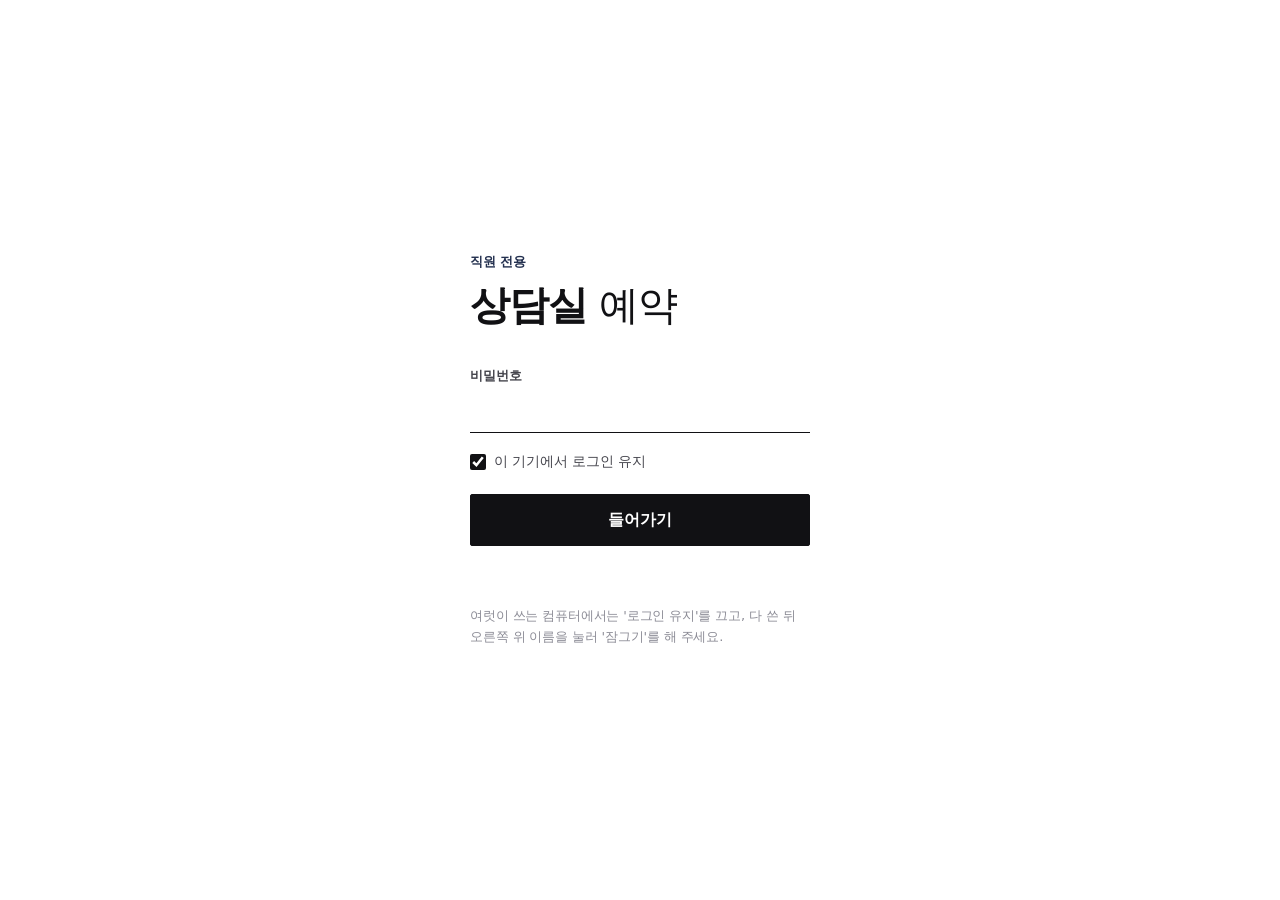
<file: index.html>
<!doctype html>
<html lang="ko">
<head>
<meta charset="utf-8">
<meta name="viewport" content="width=device-width, initial-scale=1, viewport-fit=cover">
<meta name="robots" content="noindex, nofollow">
<meta http-equiv="Content-Security-Policy" content="default-src 'none'; script-src 'self'; style-src 'self'; img-src 'self' data:; connect-src 'self' https://api.github.com; manifest-src 'self'; base-uri 'none'; form-action 'none'">
<meta name="theme-color" content="#ffffff">
<title>상담실 예약</title>
<link rel="manifest" href="manifest.webmanifest">
<link rel="icon" href="icon.svg" type="image/svg+xml">
<link rel="apple-touch-icon" href="icon-180.png">
<link rel="stylesheet" href="style.css?v=6">
</head>
<body>

<!-- 첫 화면: 비밀번호 -->
<section id="lock" class="gate" hidden>
  <div class="gate-box">
    <p class="eyebrow">직원 전용</p>
    <h1>상담실 <span>예약</span></h1>
    <form id="lockForm" novalidate>
      <label class="lab" for="pw">비밀번호</label>
      <input id="pw" type="password" autocomplete="current-password" autocapitalize="off" autocorrect="off" spellcheck="false">
      <label class="check"><input id="keep" type="checkbox" checked> 이 기기에서 로그인 유지</label>
      <button id="enter" class="btn primary wide" type="submit">들어가기</button>
      <p id="lockMsg" class="msg" role="alert"></p>
    </form>
    <p id="lockFine" class="fine">여럿이 쓰는 컴퓨터에서는 '로그인 유지'를 끄고, 다 쓴 뒤 오른쪽 위 이름을 눌러 '잠그기'를 해 주세요.</p>
  </div>
</section>

<!-- 처음 한 번: 이름 고르기 -->
<section id="pick" class="gate" hidden>
  <div class="gate-box wide">
    <p class="eyebrow">이 기기에서 처음 한 번만</p>
    <h1>이름을 <span>골라 주세요</span></h1>
    <div id="names" class="names"></div>
    <p id="pickFine" class="fine">고른 이름으로 예약됩니다. 나중에 오른쪽 위 이름을 눌러 바꿀 수 있습니다.</p>
  </div>
</section>

<!-- 예약 화면 -->
<div id="app" hidden>
  <header class="top">
    <div class="brand">상담실 예약</div>
    <div class="period" id="period"><span class="y"></span><span class="m"></span></div>
    <div class="nav">
      <button id="prev" class="arrow" type="button" aria-label="이전">‹</button>
      <button id="next" class="arrow" type="button" aria-label="다음">›</button>
      <button id="today" class="today" type="button">오늘</button>
    </div>
    <div class="right">
      <div class="views">
        <button id="vMonth" type="button">월</button>
        <button id="vWeek" type="button">주</button>
      </div>
      <button id="add" class="add" type="button">＋ 예약<span class="long">하기</span></button>
      <button id="who" class="me" type="button" aria-haspopup="true"></button>
    </div>
  </header>
  <main id="main"></main>
</div>

<div id="menu" class="menu" hidden></div>
<div id="bar" class="bar" hidden></div>
<div id="dlg" class="dlg-back" hidden><div class="dlg" role="dialog" aria-modal="true"></div></div>
<div id="toast" class="toast" role="status" hidden></div>
<noscript><p class="gate">이 페이지는 자바스크립트를 켜야 쓸 수 있습니다.</p></noscript>

<script src="core.js?v=6"></script>
<script src="crypto.js?v=6"></script>
<script src="store.js?v=6"></script>
<script src="app.js?v=6"></script>
</body>
</html>
</file>
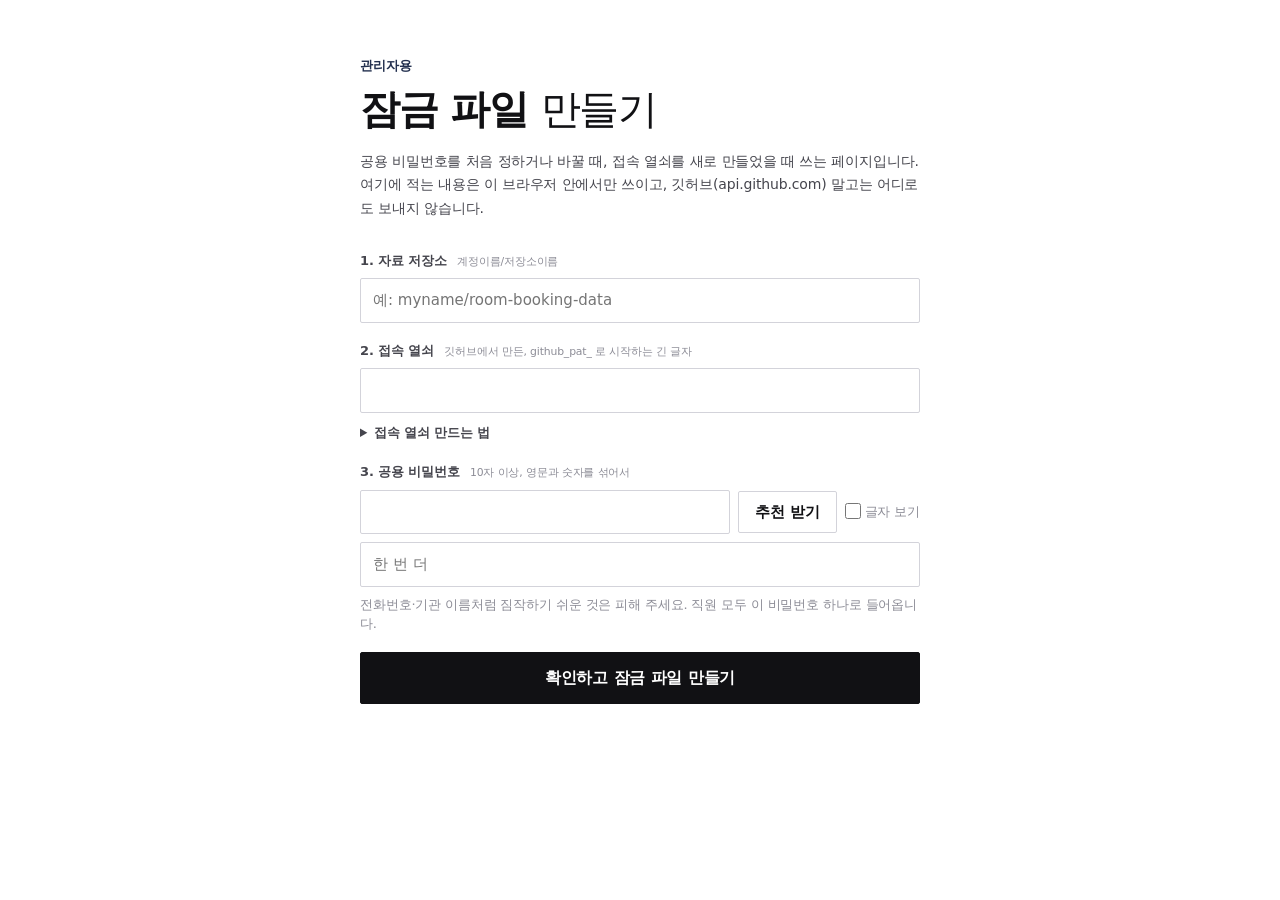
<file: setup.html>
<!doctype html>
<html lang="ko">
<head>
<meta charset="utf-8">
<meta name="viewport" content="width=device-width, initial-scale=1, viewport-fit=cover">
<meta name="robots" content="noindex, nofollow">
<meta http-equiv="Content-Security-Policy" content="default-src 'none'; script-src 'self'; style-src 'self'; img-src 'self' data:; connect-src 'self' https://api.github.com; base-uri 'none'; form-action 'none'">
<title>상담실 예약 · 관리자 설정</title>
<link rel="icon" href="icon.svg" type="image/svg+xml">
<link rel="stylesheet" href="style.css?v=5">
</head>
<body>
<section class="gate setup">
  <div class="gate-box wide">
    <p class="eyebrow">관리자용</p>
    <h1>잠금 파일 <span>만들기</span></h1>
    <p class="lead">공용 비밀번호를 처음 정하거나 바꿀 때, 접속 열쇠를 새로 만들었을 때 쓰는 페이지입니다. 여기에 적는 내용은 이 브라우저 안에서만 쓰이고, 깃허브(api.github.com) 말고는 어디로도 보내지 않습니다.</p>

    <form id="f" class="form" novalidate>
      <div class="field">
        <label class="lab" for="repo">1. 자료 저장소 <small>계정이름/저장소이름</small></label>
        <input id="repo" type="text" autocomplete="off" autocapitalize="off" spellcheck="false" placeholder="예: myname/room-booking-data">
      </div>
      <div class="field">
        <label class="lab" for="token">2. 접속 열쇠 <small>깃허브에서 만든, github_pat_ 로 시작하는 긴 글자</small></label>
        <input id="token" type="password" autocomplete="off" autocapitalize="off" spellcheck="false">
        <details class="how">
          <summary>접속 열쇠 만드는 법</summary>
          <ol>
            <li>깃허브에 로그인한 뒤 <a href="https://github.com/settings/personal-access-tokens/new" target="_blank" rel="noopener">새 열쇠 만들기 화면</a>을 엽니다. (Settings → Developer settings → Personal access tokens → Fine-grained tokens)</li>
            <li>Token name에 알아볼 이름(예: room-booking)을 적고, Expiration은 No expiration 또는 원하는 기간을 고릅니다.</li>
            <li>Repository access에서 Only select repositories를 고르고 <b>자료 저장소 하나만</b> 선택합니다.</li>
            <li>Permissions → Repository permissions → <b>Contents</b>를 <b>Read and write</b>로 바꿉니다.</li>
            <li>Generate token을 누르고, 나온 글자를 복사해 위 칸에 붙여 넣습니다. (이 글자는 그 화면에서 한 번만 보입니다)</li>
          </ol>
        </details>
      </div>
      <div class="field">
        <label class="lab" for="pw1">3. 공용 비밀번호 <small>10자 이상, 영문과 숫자를 섞어서</small></label>
        <div class="row">
          <input id="pw1" type="password" autocomplete="new-password" autocapitalize="off" spellcheck="false">
          <button id="suggest" class="btn" type="button">추천 받기</button>
          <label class="hint"><input id="show" type="checkbox"> 글자 보기</label>
        </div>
        <input id="pw2" type="password" autocomplete="new-password" autocapitalize="off" spellcheck="false" placeholder="한 번 더">
        <p class="hint">전화번호·기관 이름처럼 짐작하기 쉬운 것은 피해 주세요. 직원 모두 이 비밀번호 하나로 들어옵니다.</p>
      </div>
      <button id="make" class="btn primary wide" type="submit">확인하고 잠금 파일 만들기</button>
      <p id="msg" class="msg" role="alert"></p>
    </form>

    <div id="result" class="result" hidden>
      <h2>잠금 파일이 만들어졌습니다</h2>
      <ol>
        <li>아래 글자를 <b>복사</b>합니다.</li>
        <li>예약 페이지 저장소의 <b>lock.json</b> 파일을 열어, 안의 내용을 모두 지우고 붙여 넣은 뒤 <b>Commit changes</b>를 누릅니다.</li>
        <li>1~2분 뒤 예약 페이지에서 새 비밀번호로 들어갑니다. 비밀번호는 직원들에게 따로 알려 주세요. 아직 적어 두지 않았다면 위 3번 칸의 '글자 보기'를 눌러 확인하세요. (이 페이지를 닫으면 다시 볼 수 없습니다)</li>
      </ol>
      <textarea id="out" readonly rows="6" spellcheck="false"></textarea>
      <div class="actions">
        <button id="copy" class="btn primary" type="button">복사</button>
        <a id="gh" class="btn" target="_blank" rel="noopener" hidden>깃허브에서 lock.json 열기</a>
        <a class="btn" href="./">예약 페이지로</a>
      </div>
    </div>
  </div>
</section>

<script src="core.js?v=3"></script>
<script src="crypto.js?v=3"></script>
<script src="store.js?v=3"></script>
<script src="setup.js?v=3"></script>
</body>
</html>
</file>
<file: style.css>
/* 상담실 예약 — 흰 바탕, 가는 선, 굵기 대비. 색은 방을 구분하는 데만 쓴다. */
:root{
  --bg:#fff; --ink:#111114; --ink2:#45454D; --mute:#8C8C96; --line:#D3D3DA; --hair:#E9E9EE;
  --accent:#23304F; --tint:#ECEFF6; --otherbg:#F1F2F5; --free:#EFF0F3; --danger:#C0392B; --now:#E5484D;
  --rh:44px; --tw:44px;
  --font:"Noto Sans KR","Pretendard","Apple SD Gothic Neo","Malgun Gothic","맑은 고딕",system-ui,sans-serif;
}
/* 방 색: --c 표시(점·띠), --s 흰 글씨를 얹는 진한 바탕(내 예약), --t 연한 바탕(다른 사람), --d 연한 바탕 위 글씨 */
/* 채도를 낮춘 차분한 색(세이지·클레이·머스터드·회청 …). 짙은 남색(--accent)은 '내 예약'에만 쓴다. */
.k0{--c:#6E9C8B;--s:#4F7F6E;--t:#E7F0EC;--d:#3F6B5C}
.k1{--c:#C4846C;--s:#A9644B;--t:#F7EAE4;--d:#8F4F38}
.k2{--c:#C2A052;--s:#9A7B2E;--t:#F6F0DD;--d:#7A6020}
.k3{--c:#7391B8;--s:#557499;--t:#E8EEF6;--d:#3F5E85}
.k4{--c:#B9848F;--s:#9A6570;--t:#F5E9EC;--d:#7F4D58}
.k5{--c:#5F8E96;--s:#47747C;--t:#E4EEF0;--d:#375E65}
.k6{--c:#8C8478;--s:#70695E;--t:#EFEDEA;--d:#595348}
.k7{--c:#8A7AA6;--s:#6E5E8C;--t:#EDEAF3;--d:#584A74}

*{box-sizing:border-box}
[hidden]{display:none!important}
html{height:100%}
body{margin:0;min-height:100%;background:var(--bg);color:var(--ink);font-family:var(--font);font-size:15px;line-height:1.5;
  letter-spacing:-.01em;-webkit-font-smoothing:antialiased;-webkit-text-size-adjust:100%}
body.modal{overflow:hidden}
button{font:inherit;color:inherit;background:none;border:0;padding:0;margin:0;cursor:pointer;letter-spacing:inherit;border-radius:0}
button:disabled{cursor:default}
:focus-visible{outline:2px solid var(--accent);outline-offset:1px}
h1,h2,h3,h4,p{margin:0}
.dot{width:10px;height:10px;background:var(--c);flex:none;display:inline-block}
.hint{font-size:13px;color:var(--mute)}

/* ---------- 버튼·입력 ---------- */
.btn{border:1px solid var(--line);padding:9px 16px;font-size:15px;font-weight:600;border-radius:2px;background:#fff;white-space:nowrap}
.btn:hover{border-color:var(--ink)}
.btn.primary{background:var(--ink);color:#fff;border-color:var(--ink)}
.btn.primary:hover{background:#000}
.btn.danger{color:var(--danger);border-color:#E3B9B3}
.btn.danger:hover{border-color:var(--danger)}
.btn.wide{width:100%;padding:13px 16px;font-size:16px}
.btn:disabled{opacity:.4}
a.btn{text-decoration:none;display:inline-block;color:var(--ink)}
select,input[type=date],input[type=text],input[type=number],input[type=password],textarea{
  font:inherit;font-size:15.5px;color:var(--ink);background:#fff;border:1px solid var(--line);border-radius:2px;padding:8px 10px;min-width:0}
select:focus,input:focus,textarea:focus{outline:0;border-color:var(--ink)}
input[type=checkbox]{accent-color:var(--ink);width:16px;height:16px;margin:0;vertical-align:-3px}

/* ---------- 첫 화면(잠금·이름 고르기) ---------- */
.gate{min-height:100vh;min-height:100dvh;display:grid;place-items:center;padding:32px 24px}
.gate-box{width:min(340px,100%)}
.gate-box.wide{width:min(520px,100%)}
.eyebrow{font-size:13px;font-weight:800;color:var(--accent);margin-bottom:10px}
.gate h1{font-size:40px;font-weight:800;letter-spacing:-.03em;line-height:1.15;margin-bottom:38px}
.gate h1 span{font-weight:300}
.gate label.lab{display:block;font-size:13px;font-weight:700;color:var(--ink2)}
.gate input[type=password],.gate input[type=text]{width:100%;border:0;border-bottom:1.5px solid var(--ink);border-radius:0;padding:10px 0;font-size:18px}
.gate .check{display:flex;align-items:center;gap:8px;font-size:14px;color:var(--ink2);margin:18px 0 22px;cursor:pointer}
.msg{min-height:22px;font-size:14px;color:var(--danger);margin-top:12px}
.msg.info{color:var(--ink2)}
.fine{font-size:13px;color:var(--mute);margin-top:26px;line-height:1.6}
.fine a{color:var(--ink2)}
.names{display:grid;grid-template-columns:repeat(auto-fill,minmax(98px,1fr));gap:8px}
.names button{border:1px solid var(--line);padding:13px 6px;font-size:16px;font-weight:600;border-radius:2px}
.names button:hover{border-color:var(--ink)}
.names button.on{background:var(--ink);color:#fff;border-color:var(--ink)}
.addname{display:flex;gap:8px;align-items:flex-end;margin-top:8px}
.addname input{flex:1}

/* ---------- 머리 ---------- */
#app{min-height:100vh;min-height:100dvh;display:flex;flex-direction:column}
.top{min-height:70px;flex:none;display:flex;align-items:center;padding:0 28px;border-bottom:1px solid var(--line);position:sticky;top:0;background:#fff;z-index:20}
.brand{font-weight:800;font-size:16px;width:132px;white-space:nowrap}
.period{display:flex;align-items:baseline;gap:8px;white-space:nowrap}
.period .y{font-weight:300;font-size:28px}
.period .m{font-weight:800;font-size:28px}
.nav{display:flex;align-items:center;gap:2px;margin-left:16px}
.arrow{width:34px;height:34px;display:grid;place-items:center;font-size:22px;color:var(--ink2);line-height:1}
.arrow:hover{color:var(--ink);background:var(--otherbg)}
.nav .today{margin-left:6px;font-size:14px;font-weight:700;border:1px solid var(--line);padding:6px 14px;border-radius:2px}
.nav .today:hover{border-color:var(--ink)}
.right{margin-left:auto;display:flex;align-items:center;gap:20px}
.views{display:flex;gap:16px;font-size:16px}
.views button{color:var(--mute);font-weight:500;padding:4px 3px 3px;border-bottom:2px solid transparent}
.views button.on{color:var(--ink);font-weight:800;border-bottom-color:var(--accent)}
.add{background:var(--ink);color:#fff;font-size:15px;font-weight:700;padding:9px 18px;border-radius:2px;white-space:nowrap}
.add:hover{background:#000}
.add .long{margin-left:2px}
.me{font-size:15px;font-weight:700;padding:6px 0 6px 20px;border-left:1px solid var(--line);white-space:nowrap}
.me::after{content:"";display:inline-block;width:6px;height:6px;border-right:1.5px solid var(--ink2);border-bottom:1.5px solid var(--ink2);transform:rotate(45deg) translateY(-3px);margin-left:9px}
.menu{position:fixed;right:20px;top:62px;background:#fff;border:1px solid var(--ink);min-width:170px;z-index:40;padding:6px 0}
.menu button{display:block;width:100%;text-align:left;padding:11px 16px;font-size:15px}
.menu button:hover{background:var(--otherbg)}
.bar{position:fixed;left:0;right:0;top:0;height:2px;z-index:60;background:linear-gradient(90deg,transparent 0,var(--accent) 50%,transparent 100%);background-size:45% 100%;background-repeat:no-repeat;animation:slide 1.1s linear infinite}
@keyframes slide{from{background-position:-45% 0}to{background-position:145% 0}}

main{flex:1;display:flex;min-height:0;min-width:0}

/* ---------- 지금 빈 방·내 다음 예약 한 줄 ---------- */
.strip{display:flex;align-items:center;gap:8px;font-size:14px;padding:10px 0 12px;flex-wrap:wrap}
.strip .k{font-weight:800;margin-right:2px;white-space:nowrap}
.strip .sep{width:1px;height:16px;background:var(--line);margin:0 10px}
.chip{display:inline-flex;align-items:center;gap:6px;border:1px solid var(--line);padding:4px 11px 4px 9px;border-radius:2px;font-weight:600;font-size:14px;white-space:nowrap}
button.chip:hover{border-color:var(--ink)}

/* ---------- 왼쪽 칸 (주 화면) ---------- */
.left{width:240px;flex:none;border-right:1px solid var(--line);padding:18px 18px 20px 28px}
.mtitle{display:flex;align-items:center;justify-content:space-between;margin-bottom:6px}
.mtitle b{font-size:16px;font-weight:800}
.mtitle em{font-style:normal;color:var(--mute);font-weight:400;margin-left:6px;font-size:13px}
.mtitle .arrow{width:26px;height:26px;font-size:18px;display:inline-grid}
.mini{display:grid;grid-template-columns:repeat(7,minmax(0,1fr));font-size:13px;text-align:center;row-gap:2px}
.mini .hd{color:var(--mute);font-weight:700;font-size:11.5px;height:24px;display:grid;place-items:center}
.mini .hd.s{color:var(--danger)}
.mini button{height:29px;display:grid;place-items:center;position:relative;font-variant-numeric:tabular-nums}
.mini button:hover{background:var(--otherbg)}
.mini .s{color:var(--danger)}
.mini .o{color:#C9C9D0}
.mini .o.s{color:#E7C4BF}
.mini .inwk{background:#F1F2F5}
.mini .cur{box-shadow:inset 0 0 0 1.5px var(--ink)}
.mini .td,.mini .td:hover{background:var(--accent);color:#fff;font-weight:800}
.mini .has::after{content:"";position:absolute;bottom:3px;left:50%;width:4px;height:4px;margin-left:-2px;background:var(--mute);border-radius:50%}
.mini .mine::after{background:var(--accent);width:5px;height:5px;margin-left:-2.5px}
.mini .td.has::after{background:#fff}
.left h4{margin:22px 0 6px;font-size:14px;font-weight:800;display:flex;align-items:baseline;gap:8px}
.left h4 small{font-weight:400;color:var(--mute);font-size:12.5px}
.left h4 .more{margin-left:auto;font-size:12.5px;font-weight:600;color:var(--ink2);padding:0}
.left h4 .more:hover{color:var(--ink)}
.nowl,.myl{display:grid;gap:1px}
.nowl > *,.myl > *{display:flex;align-items:center;gap:8px;font-size:14px;padding:5px 4px 5px 0;text-align:left;width:100%;min-width:0}
.nowl button:hover,.myl button:hover{background:var(--otherbg)}
.nowl b{font-weight:700;white-space:nowrap}
.nowl small{margin-left:auto;font-size:12.5px;color:var(--ink2);white-space:nowrap}
.nowl .busy b{color:var(--mute);font-weight:500}
.nowl .busy .dot{opacity:.35}
.nowl .busy small{color:var(--mute)}
.myl > button{display:grid;grid-template-columns:10px minmax(0,1fr);gap:1px 8px;align-items:center;padding:6px 4px 6px 0}
.myl b{font-weight:700;white-space:nowrap}
.myl span{grid-column:2;color:var(--ink2);font-size:13px;white-space:nowrap;overflow:hidden;text-overflow:ellipsis}

/* ---------- 하루 시간표 (주 화면의 하루 칸·월 화면의 오른쪽 창 공통) ---------- */
.tt{display:grid;font-size:13px}
.tt .h{font-weight:800;font-size:13.5px;padding:0 0 7px 8px;border-bottom:2px solid var(--c);white-space:nowrap;overflow:hidden;text-overflow:ellipsis}
.tt .h.corner{border-bottom-color:transparent}
.tt .tm{color:var(--ink2);font-size:13px;text-align:right;padding:3px 8px 0 0;font-variant-numeric:tabular-nums}
.tt .c{border-bottom:1px solid var(--hair);border-left:1px solid var(--hair);position:relative;min-width:0}
.tt button.c::after{content:"+";position:absolute;inset:0;display:grid;place-items:center;color:var(--accent);font-size:18px;font-weight:600;opacity:0}
.tt button.c:hover{background:var(--tint)}
.tt button.c:hover::after,.tt button.c:focus-visible::after{opacity:1}
.tt .c.pick,.tt button.c.pick:hover{background:#D5DBE9}
.tt .c.pick::after{opacity:0!important}
.tt .c.past{background:repeating-linear-gradient(135deg,transparent 0 5px,#F1F1F4 5px 6px)}
.tt .c.closed,.tt .c.far{background:repeating-linear-gradient(135deg,transparent 0 5px,#E9E9EE 5px 6px)}
.ev{margin:2px 3px;z-index:1;background:var(--t);color:var(--d);border-left:3px solid var(--c);padding:4px 7px;line-height:1.25;overflow:hidden;min-width:0;
  display:flex;flex-direction:column;align-items:flex-start;justify-content:flex-start;text-align:left}
.ev:hover{outline:1.5px solid var(--d);outline-offset:-1px}
.ev b{font-size:14px;font-weight:800;white-space:nowrap}
.ev small{font-size:11.5px;white-space:nowrap;opacity:.92}
.ev.m{background:var(--accent);color:#fff;border-left-color:var(--accent)}
.ev.m:hover{outline-color:var(--ink)}
.ev.old{opacity:.5}
.nowline{position:relative;height:0;align-self:start;border-top:2px solid var(--now);z-index:3;pointer-events:none}
.nowline::before{content:"";position:absolute;left:-4px;top:-5px;width:8px;height:8px;border-radius:50%;background:var(--now)}

/* ---------- 주 화면 ---------- */
.weekview{flex:1;padding:12px 24px 14px 6px;min-width:0}
.weekview .strip{display:none;padding-left:22px}
.daytabs{display:none}
.wk{display:grid;grid-template-columns:var(--tw) repeat(var(--days,6),minmax(0,1fr));--rh:clamp(40px,calc((100vh - 206px) / var(--n,12)),60px)}
.wk .dh{padding:0 0 4px 8px;display:flex;align-items:baseline;gap:6px;text-align:left}
.wk .dh b{font-size:22px;font-weight:800}
.wk .dh span{font-size:13.5px;color:var(--ink2)}
.wk .dh:hover{background:#FAFAFC}
.wk .dh.past b{color:var(--mute)}
.wk .dh.today b,.wk .dh.today span{color:var(--accent)}
.wk .corner.c2{border-bottom:1.5px solid transparent}
.lanes{display:grid;border-left:1px solid var(--line);border-bottom:1.5px solid var(--ink)}
.lanes span{padding:2px 0 4px;min-width:0;text-align:center;border-top:3px solid var(--c)}
.lanes b{font-size:12.5px;font-weight:800;color:var(--d);white-space:nowrap}
.lanes em{display:none;font-style:normal;font-size:13px;font-weight:800;color:var(--d);white-space:nowrap;overflow:hidden;text-overflow:ellipsis}
.times{display:grid;position:relative}
.times span{font-size:12.5px;color:var(--ink2);text-align:right;padding-right:7px;transform:translateY(-9px);font-variant-numeric:tabular-nums}
.times span:first-child{transform:none}
.times .end{position:absolute;right:0;bottom:-9px;transform:none}
.nowline span{position:absolute;left:6px;top:-17px;font-size:10.5px;font-weight:800;color:var(--now);background:rgba(255,255,255,.85);padding:0 3px;white-space:nowrap}
.pickline{display:flex;align-items:center;gap:8px;font-size:16px;font-weight:800;padding:10px 12px;background:var(--otherbg);line-height:1.35}
.seg button.del{background:var(--danger);border-color:var(--danger);color:#fff}
.legend b{font-weight:800;color:var(--d)}
.legend .minekey{color:var(--accent);font-weight:800}
.legend .minekey .dot{background:var(--accent)}
.col{border-left:1px solid var(--line);min-width:0}
.col.today{background:#F6F7FA}
.col .tt .c{border-left-color:#F1F1F5}
.col .tt .c.first{border-left:0}
.col .ev{margin:1px;padding:3px 2px 3px 3px;border-left:0;border-top:3px solid var(--c)}
.col .ev.m{border-top-color:var(--accent)}
.col .ev b{font-size:clamp(11.5px,.72vw,13.5px);letter-spacing:-.04em}
.col .ev small{font-size:clamp(10px,.62vw,11.5px);letter-spacing:-.04em}
.legend{display:flex;flex-wrap:wrap;gap:6px 18px;font-size:13px;color:var(--ink2);padding:12px 0 0 var(--tw);align-items:center}
.legend span{display:inline-flex;align-items:center;gap:6px;white-space:nowrap}
.legend .note{color:var(--mute)}

/* ---------- 월 화면 ---------- */
.cal{flex:1;display:flex;flex-direction:column;padding:0 28px 14px 28px;min-width:0;
  --sunw:.3fr;--dh:34px;--sh:9px;--sg:5px;--track:#E6E8EF}
.key{display:flex;gap:6px 20px;align-items:center;font-size:13.5px;color:var(--ink2);padding:0 0 12px;flex-wrap:wrap}
.key span{display:inline-flex;align-items:center;white-space:nowrap}
.key i{display:inline-block;width:26px;height:12px;margin-right:7px}
.key .kt{font-weight:800;color:var(--ink);margin-right:-8px}
.key .kb{background:var(--c)}
.key .kf{background:var(--track)}
.key .km{background:var(--accent)}
.key .note{color:var(--mute);font-size:13px}
.dow{display:grid;font-size:13px;color:var(--ink2);font-weight:700;padding-bottom:5px;border-bottom:1.5px solid var(--ink)}
.dow > span{padding:0 12px;min-width:0}
.dow .sun{color:var(--danger)}
.ax{display:flex;justify-content:space-between;margin-top:3px;font-size:10px;font-weight:500;color:var(--mute);font-variant-numeric:tabular-nums}
.ax i{font-style:normal;width:0;display:flex;justify-content:center}
.weeks{display:grid;grid-auto-rows:auto}
.week{display:grid;border-bottom:1px solid var(--line)}
.day{display:flex;flex-direction:column;align-items:stretch;justify-content:flex-start;text-align:left;padding:0 12px 18px;border-left:1px solid var(--hair);min-width:0;min-height:108px;position:relative}
.week .day:first-child{border-left:0}
.day:hover{background:#FAFAFC}
.dhead{height:var(--dh);display:flex;align-items:center;justify-content:space-between;gap:6px;min-width:0}
.day .num{font-size:17px;font-weight:700;line-height:1;white-space:nowrap}
.day.out .num{color:#C9C9D0;font-weight:400}
.day.sun .num{color:var(--danger)}
.day.past .num{color:var(--mute)}
.day.past.sun .num,.day.out.sun .num{color:#E7C4BF}
.day.past .strips{opacity:.4}
.day.today,.day.today:hover{background:#F1F3F8}
.day.today .num{color:var(--accent);font-weight:800}
.day.today .num::after{content:"오늘";font-size:12px;font-weight:700;margin-left:6px}
.day.sel{box-shadow:inset 0 0 0 2px var(--ink)}
.mychip{background:var(--accent);color:#fff;font-size:12.5px;font-weight:800;padding:2px 7px;white-space:nowrap;overflow:hidden;text-overflow:ellipsis;min-width:0;line-height:1.45}
.day .rest{font-size:11.5px;color:#C9C9D0;white-space:nowrap}
.week .day.sun{padding-left:8px;padding-right:2px}
/* 빈 방 찾기(왼쪽)와 색 설명(오른쪽)을 한 줄에 */
.tools{display:flex;flex-wrap:wrap;align-items:center;gap:8px 28px;padding:0 0 12px}
.tools .key{padding:0;margin-left:auto}
.find{display:flex;align-items:center;gap:8px;flex-wrap:wrap;font-size:14px}
.find > b{font-weight:800;margin-right:2px;white-space:nowrap}
.find select{padding:6px 8px;font-size:14px}
.find.on select{border-color:var(--ink);font-weight:700}
.find .res{color:var(--ink2);font-size:13.5px}
.find .res b{color:var(--ink);font-weight:800}
.find .res .ph,.key.fkey{display:none}
.find .off{font-size:13px;font-weight:700;border:1px solid var(--line);padding:5px 11px;border-radius:2px;white-space:nowrap}
.find .off:hover{border-color:var(--ink)}
.cal.finding .dow{padding-bottom:8px}
.frooms{display:flex;flex-wrap:wrap;gap:4px}
.froom{display:inline-flex;align-items:center;gap:5px;border:1px solid var(--line);padding:3px 8px 3px 6px;font-size:12.5px;font-weight:700;background:#fff;white-space:nowrap;cursor:pointer}
.froom:hover{border-color:var(--ink)}
.froom .dot{width:8px;height:8px}
.fnone{font-size:12px;color:#B5B5BE}
.fpanel{display:grid;gap:8px;margin:0 0 14px;padding:12px 12px 13px;background:var(--otherbg)}
.fpanel > b{font-size:14.5px;font-weight:800}
.tt .c.want{background:var(--tint)}
.strips{display:grid;gap:var(--sg)}
.track{display:block;position:relative;height:var(--sh);background:var(--track)}
.track i{position:absolute;top:0;bottom:0}
.track i.b{background:var(--c)}
.track i.m{background:var(--accent)}
.track i.x{background:#fff repeating-linear-gradient(135deg,transparent 0 2px,#D9DBE3 2px 3px)}
.track i.t{width:1px;margin-left:-.5px;background:#fff;z-index:1}
.side{width:440px;flex:none;border-left:1px solid var(--line);padding:16px 26px 20px 24px;--rh:clamp(34px,calc((100vh - 316px) / var(--n,12)),50px)}
.side h2{font-size:24px;font-weight:800;letter-spacing:-.02em}
.side h2 span{font-weight:300;margin-left:6px}
.side .sum{font-size:14px;color:var(--ink2);margin:4px 0 12px;min-height:21px}
.side .sum b{color:var(--accent)}
.note{font-size:12.5px;color:var(--mute);margin-top:14px;line-height:1.65}

/* ---------- 창(대화상자) ---------- */
.dlg-back{position:fixed;inset:0;background:rgba(17,17,20,.34);display:grid;place-items:center;z-index:50;padding:20px}
.dlg{background:#fff;width:min(480px,100%);max-height:calc(100vh - 40px);max-height:calc(100dvh - 40px);overflow:auto;border:1px solid var(--ink);padding:24px 28px 26px}
.dlg.wide{width:min(720px,100%)}
.dlg-head{display:flex;align-items:flex-start;justify-content:space-between;gap:16px;margin-bottom:20px}
.dlg-head h3{font-size:22px;font-weight:800;letter-spacing:-.02em;line-height:1.3}
.dlg-head h3 span{font-weight:300;margin-left:6px}
.dlg-head .x{font-size:26px;line-height:1;color:var(--ink2);width:32px;height:32px;margin:-2px -8px 0 0}
.dlg-head .x:hover{color:var(--ink)}
.form{display:grid;gap:18px}
.field{display:grid;gap:8px;min-width:0}
.lab{font-size:13.5px;font-weight:700;color:var(--ink2)}
.lab small{font-weight:400;color:var(--mute);margin-left:6px}
.row{display:flex;align-items:center;gap:8px;flex-wrap:wrap}
.seg{display:flex;flex-wrap:wrap;gap:6px}
.seg button{border:1px solid var(--line);padding:8px 13px;font-size:15px;border-radius:2px;display:inline-flex;align-items:center;gap:7px}
.seg button:hover{border-color:var(--ink)}
.seg button.on{background:var(--ink);color:#fff;border-color:var(--ink);font-weight:600}
.hourbar{display:grid;gap:2px}
.hourbar button{height:38px;font-size:12.5px;background:var(--free);color:var(--ink2);font-variant-numeric:tabular-nums}
.hourbar button:hover:not(:disabled){outline:1px solid var(--ink)}
.hourbar .t{background:#B4B8C5;color:#fff}
.hourbar .s{background:var(--accent);color:#fff;font-weight:700}
.hourbar .x{background:repeating-linear-gradient(135deg,transparent 0 5px,#EAEAEF 5px 6px);color:#BEBEC6}
.actions{display:flex;justify-content:flex-end;gap:8px;flex-wrap:wrap;margin-top:6px;align-items:center}
.actions .left{margin-right:auto}
.ask{margin:0 0 14px;display:grid;gap:10px}
.facts{display:grid;grid-template-columns:76px 1fr;gap:10px 0;font-size:16px;margin-bottom:22px}
.facts dt{font-size:13.5px;font-weight:700;color:var(--ink2);padding-top:2px}
.facts dd{margin:0;font-weight:600}
.facts dd small{font-weight:400;color:var(--ink2);font-size:14px}
.list{display:grid}
.list button{display:grid;grid-template-columns:124px 96px 1fr auto;gap:8px;align-items:baseline;text-align:left;padding:12px 2px;border-bottom:1px solid var(--hair);font-size:15px}
.list button:hover:not(:disabled){background:#FAFAFC}
.list button b{font-weight:700}
.list button small{color:var(--mute);font-size:13px}
.empty{color:var(--mute);font-size:15px;padding:18px 0}
.sec{border-top:1px solid var(--line);padding-top:18px;margin-top:4px;display:grid;gap:10px}
.sec h4{font-size:16px;font-weight:800}
.sec .rowline{display:flex;align-items:center;gap:8px;flex-wrap:wrap}
.sec .rowline input[type=text]{width:130px}
.sec .rowline input.short{width:52px;text-align:center}
.sec .rowline input[type=number]{width:70px}
.sec .rowline label{font-size:14px;color:var(--ink2);display:flex;align-items:center;gap:5px}
.sec .del{font-size:13px;color:var(--mute);margin-left:auto}
.sec .del:hover{color:var(--danger)}
.swatch{width:26px;height:26px;background:var(--c);flex:none}
.swatch:hover{outline:2px solid var(--ink);outline-offset:1px}
.mono{width:100%;font-family:Consolas,Menlo,monospace;font-size:12px;line-height:1.5;word-break:break-all;resize:vertical}
.dlg .row input[type=password],.dlg .row input[type=text]{flex:1}
.dlg .hint a{color:var(--accent)}
.toast{position:fixed;left:50%;bottom:28px;transform:translateX(-50%);background:var(--ink);color:#fff;padding:12px 20px;font-size:15px;border-radius:2px;z-index:70;max-width:calc(100vw - 32px);text-align:center}
.toast.bad{background:var(--danger)}

/* ---------- 관리자 설정 페이지 ---------- */
.setup{place-items:start center;padding-top:56px;padding-bottom:64px}
.setup .gate-box.wide{width:min(560px,100%)}
.setup h1{margin-bottom:18px}
.lead{font-size:14px;color:var(--ink2);line-height:1.7;margin-bottom:30px}
.setup input[type=text],.setup input[type=password]{border:1px solid var(--line);border-radius:2px;padding:10px 12px;font-size:15px;width:100%}
.setup .row input[type=password],.setup .row input[type=text]{flex:1;width:auto}
.how{font-size:13px;color:var(--ink2)}
.how summary{cursor:pointer;font-weight:600;padding:2px 0}
.how ol,.result ol{margin:10px 0 0;padding-left:20px;display:grid;gap:6px;line-height:1.6}
.how a{color:var(--accent)}
.result{border-top:1.5px solid var(--ink);margin-top:34px;padding-top:24px}
.result h2{font-size:20px;font-weight:800;margin-bottom:6px}
.result ol{font-size:14px;margin-bottom:16px}
.result textarea{width:100%;font-family:Consolas,Menlo,monospace;font-size:12px;line-height:1.5;word-break:break-all;resize:vertical}
.result .actions{justify-content:flex-start}

/* ---------- 조금 좁은 화면: 왼쪽 칸 대신 한 줄 요약 ---------- */
@media (max-width:1399px){
  .left{display:none}
  .weekview{padding-left:2px;padding-right:16px}
  .weekview .strip{display:flex}
  .top{padding:0 18px}
  .brand{width:112px}
  .cal{padding:0 18px 12px}
  .side{width:380px;padding:16px 18px 24px}
}

/* ---------- 휴대전화 ---------- */
@media (max-width:899px){
  .top{display:grid;grid-template-columns:minmax(0,1fr) auto;grid-template-areas:"brand right" "period nav";align-items:center;row-gap:6px;padding:10px 12px 8px;min-height:0}
  .brand{grid-area:brand;width:auto;font-size:15px}
  .right{grid-area:right;margin-left:0;gap:12px}
  .views{gap:12px}
  .add{padding:7px 12px;font-size:14px}
  .add .long{display:none}
  .me{padding-left:12px;font-size:14px}
  .period{grid-area:period;min-width:0}
  .period .y,.period .m{font-size:21px}
  .nav{grid-area:nav;margin-left:0}
  .nav .today{margin-left:4px;padding:5px 10px}
  .menu{top:44px;right:8px}
  main{flex-direction:column}
  .strip,.weekview .strip{display:flex;flex-wrap:nowrap;overflow-x:auto;padding:9px 12px;gap:6px;font-size:13.5px;border-bottom:1px solid var(--hair);scrollbar-width:none}
  .strip::-webkit-scrollbar{display:none}
  .strip .sep{margin:0 4px;flex:none}
  .chip{flex:none}

  .weekview{padding:0 0 18px}
  .daytabs{display:grid;grid-auto-flow:column;grid-auto-columns:minmax(0,1fr);border-bottom:1px solid var(--line);padding:0 6px}
  .daytabs button{padding:7px 0 6px;display:grid;justify-items:center;gap:0;border-bottom:3px solid transparent;position:relative}
  .daytabs span{font-size:12px;color:var(--ink2)}
  .daytabs b{font-size:19px;font-weight:800;line-height:1.2}
  .daytabs i{width:5px;height:5px;border-radius:50%;margin-top:1px}
  .daytabs i.has{background:var(--mute)}
  .daytabs i.mine{background:var(--accent)}
  .daytabs .past b{color:var(--mute)}
  .daytabs .today b,.daytabs .today span{color:var(--accent)}
  .daytabs .cur{border-bottom-color:var(--ink)}
  .wk{grid-template-columns:var(--tw) minmax(0,1fr);--rh:48px;padding:8px 10px 0 0}
  .wk .dh,.wk .corner:not(.c2){display:none}
  .wk .lanes:not(.cur),.wk .col:not(.cur){display:none}
  .lanes em{display:block}
  .lanes span{padding:4px 0 6px 5px}
  .col .ev{margin:2px;padding:4px 5px}
  .col .ev b{font-size:14px;letter-spacing:-.02em}
  .col .ev small{font-size:11.5px;letter-spacing:-.02em}
  .legend{padding:12px 12px 0;font-size:12.5px}

  .cal{padding:0 6px 6px;flex:none;--sunw:.5fr;--dh:26px;--sh:5px;--sg:3px}
  .cal .strip{margin:0 -6px}
  .key{padding:8px 6px 8px;font-size:12.5px;gap:4px 14px}
  .key i{width:18px;height:9px;margin-right:5px}
  .key .note{display:none}
  .dow > span{padding:0 0 0 5px}
  .ax,.day .rest{display:none}
  .day{padding:0 3px 9px 4px;min-height:64px}
  .week .day.sun{padding-left:4px;padding-right:0}
  .day .num{font-size:14px}
  .day.today .num::after{content:""}
  .mychip{font-size:0;padding:0;width:8px;height:8px;border-radius:50%;flex:none}
  .tools{padding:8px 6px;gap:8px 16px}
  .tools .key{margin-left:0;padding:0}
  .find{font-size:13.5px;gap:6px}
  .find.on > b{display:none}
  .find .res{order:9;flex-basis:100%;font-size:12.5px}
  .find .res .pc{display:none}
  .find .res .ph{display:inline}
  .key.fkey{display:flex}
  .key.fkey i{width:9px;height:9px}
  .frooms{gap:3px}
  .froom{font-size:0;padding:0;border:0;gap:0;background:none}
  .froom .dot{width:9px;height:9px}
  .fnone{font-size:0}
  .fnone::before{content:"–";font-size:12px}
  .side{width:auto;border-left:0;border-top:1px solid var(--line);padding:16px 12px 30px;margin-top:8px;--rh:46px}

  .dlg-back{place-items:end center;padding:0}
  .dlg,.dlg.wide{width:100%;max-height:90vh;max-height:90dvh;border-width:1px 0 0;padding:20px 18px 26px}
  .list button{grid-template-columns:108px 84px 1fr}
  .list button small{display:none}
  .gate h1{font-size:34px}
}
@media (max-width:480px){
  .period.long .y{display:none}
}
</file>
